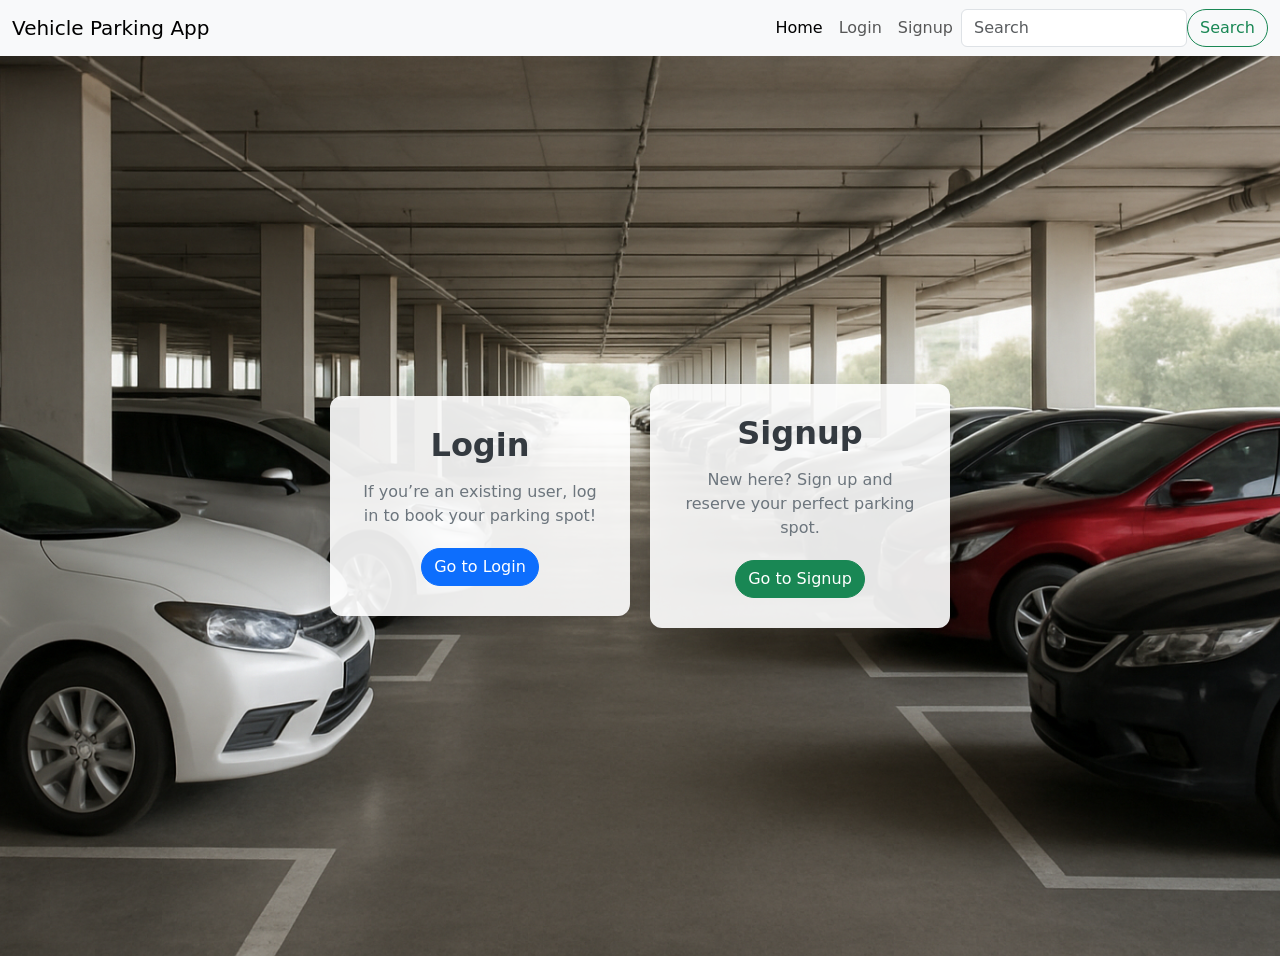
<file: templates/choice.html>
<!DOCTYPE html>
<html lang="en">

<head>
    <meta charset="UTF-8">
    <link href="https://cdn.jsdelivr.net/npm/bootstrap@5.3.2/dist/css/bootstrap.min.css" rel="stylesheet">
    <link rel="stylesheet" href="/static/css/style.css">
    <meta name="viewport" content="width=device-width, initial-scale=1.0">
    <title>Choose Login or Signup | Vehicle Parking App</title>
</head>

<body>
    <nav class="navbar navbar-expand-lg navbar-light bg-light">
    <div class="container-fluid">
      <a class="navbar-brand" href="/">Vehicle Parking App</a>
      <button class="navbar-toggler" type="button" data-bs-toggle="collapse" data-bs-target="#navbarNav"
        aria-controls="navbarNav" aria-expanded="false" aria-label="Toggle navigation">
        <span class="navbar-toggler-icon"></span>
      </button>

      <div class="collapse navbar-collapse" id="navbarNav">
        <ul class="navbar-nav ms-auto">
          <li class="nav-item">
            <a class="nav-link active" href="/">Home</a>
          </li>
          <li class="nav-item">
            <a class="nav-link" href="/login">Login</a>
          </li>
          <li class="nav-item">
            <a class="nav-link" href="/register">Signup</a>
          </li>
        </ul>
        <form class="d-flex">
        <input class="form-control mn-2" type="search" placeholder="Search" aria-label="Search">
        <button class="btn btn-outline-success" type="submit">Search</button>
      </form>
      </div>
    </div>
  </nav>

    <div id="main">
        <div class="choice-container">
            <div class="choice-card" onclick="window.location.href='/login'">
                <h2>Login</h2>
                <p>If you’re an existing user, log in to book your parking spot!</p>
                <button class="btn btn-primary btn-block">Go to Login</button>
            </div>
            <div class="choice-card" onclick="window.location.href='/register'">
                <h2>Signup</h2>
                <p>New here? Sign up and reserve your perfect parking spot.</p>
                <button class="btn btn-success btn-block">Go to Signup</button>
            </div>
        </div>
    </div>

    <script src="https://cdn.jsdelivr.net/npm/bootstrap@5.3.2/dist/js/bootstrap.bundle.min.js"></script>
</body>

</html>
</file>
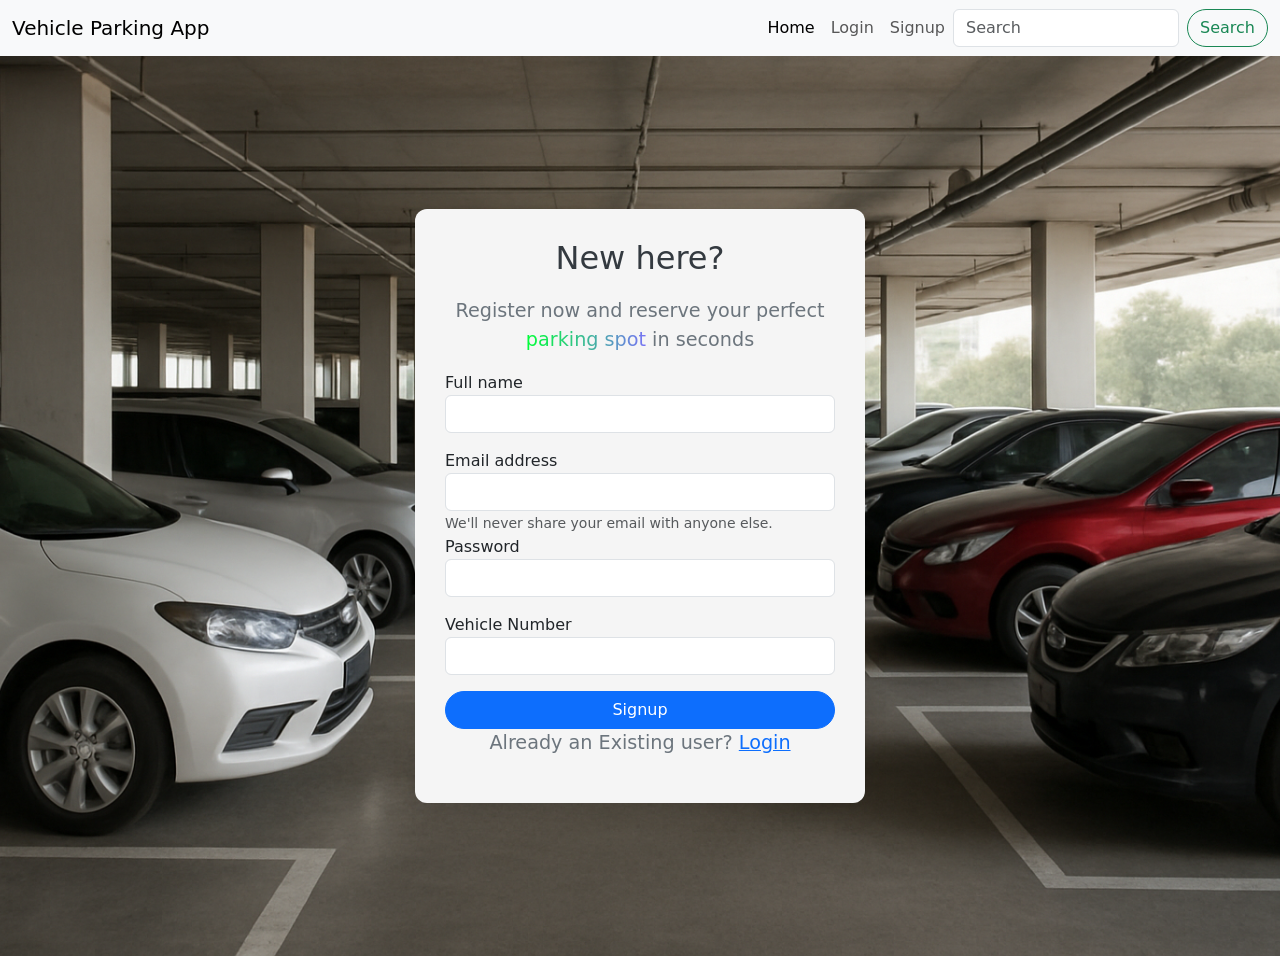
<file: templates/register.html>
<!DOCTYPE html>
<html lang="en">

<head>
    <meta charset="UTF-8">
    <link href="https://cdn.jsdelivr.net/npm/bootstrap@5.3.2/dist/css/bootstrap.min.css" rel="stylesheet">
    <link rel="stylesheet" href="/static/css/style.css">
    <meta name="viewport" content="width=device-width, initial-scale=1.0">
    <title>Register Form | Vehicle Parking App</title>
</head>

<body>
    <nav class="navbar navbar-expand-lg navbar-light bg-light">
    <div class="container-fluid">
      <a class="navbar-brand" href="/">Vehicle Parking App</a>
      <button class="navbar-toggler" type="button" data-bs-toggle="collapse" data-bs-target="#navbarNav"
        aria-controls="navbarNav" aria-expanded="false" aria-label="Toggle navigation">
        <span class="navbar-toggler-icon"></span>
      </button>

      <div class="collapse navbar-collapse" id="navbarNav">
        <ul class="navbar-nav ms-auto">
          <li class="nav-item">
            <a class="nav-link active" href="/">Home</a>
          </li>
          <li class="nav-item">
            <a class="nav-link" href="/login">Login</a>
          </li>
          <li class="nav-item">
            <a class="nav-link" href="/register">Signup</a>
          </li>
        </ul>
        <form class="d-flex">
        <input class="form-control me-2" type="search" placeholder="Search" aria-label="Search">
        <button class="btn btn-outline-success" type="submit">Search</button>
      </form>
      </div>
    </div>
  </nav>

    <div id="main">
        <div id="canvas">
            <div id="form">
                <h2>New here?</h2>
                <p>
                    Register now and reserve your perfect
                    <span class="fancy-text">parking spot
                        <span class="underline"></span>
                    </span> in seconds
                </p>
                <form method="post">
                    <div class="form-group">
                        <label for="fname">Full name</label>
                        <input type="text" class="form-control mb-3" id="fname" name="fullname">
                    </div>
                    <div class="form-group">
                        <label for="email">Email address</label>
                        <input type="email" class="form-control " id="email" aria-describedby="emailHelp" name="email">
                        <small id="emailHelp" class="form-text text-muted">We'll never share your email with anyone
                            else.</small>
                    </div>
                    <div class="form-group">
                        <label for="pass">Password</label>
                        <input type="password" class="form-control mb-3" id="pass" name="password">
                    </div>
                    <div class="form-group">
                        <label for="v_number">Vehicle Number</label>
                        <input type="text" class="form-control mb-3" id="v_number" name="vehicle_number">
                    </div>
                    <button type="submit" class="btn btn-primary w-100">Signup</button>
                    <p>Already an Existing user? <a href="/login">Login</a></p>
                </form>
            </div>
        </div>
    </div>
    <script src="https://cdn.jsdelivr.net/npm/bootstrap@5.3.2/dist/js/bootstrap.bundle.min.js"></script>
</body>

</html>
</file>
<file: static/css/style.css>
body {
    background-image: url('/static/images/bgpa.png');
    background-size: cover;
    background-position: center;
}

#main {
    display: flex;
    justify-content: center;
    align-items: center;
    height: 100vh;
}

#canvas {
    background: whitesmoke;
    border-radius: 12px;
    box-shadow: 0 8px 24px rgba(0, 0, 0, 0.1);
    padding: 30px;
    max-width: 450px;
    width: 100%;
}

#form h2 {
    text-align: center;
    margin-bottom: 20px;
    color: #343a40;
}

#form p {
    text-align: center;
    font-size: 1.2rem;
    color: #6c757d;
}

.fancy-text {
    display: inline-block;
    background: linear-gradient(90deg, #00ff37, #7873f5);
    -webkit-background-clip: text;
    color: transparent;
    position: relative;
    cursor: pointer;
}

.fancy-text .underline {
    content: '';
    display: block;
    height: 3px;
    width: 100%;
    background: #7873f5;
    position: absolute;
    bottom: -3px;
    left: 0;
    border-radius: 2px;
    transform: scaleX(0);
    transform-origin: left;
    transition: transform 0.4s ease;
}

.fancy-text:hover .underline {
    transform: scaleX(1);
}

.btn {
    border-radius: 20px;
}


#container {

    background: rgba(0, 0, 0, 0.5);
    border-radius: 12px;
    box-shadow: 0 8px 24px rgba(0, 0, 0, 0.1);
    padding: 30px;
    max-width: 450px;
    width: 90%;
    text-align: center;

}

.choice-container {
    display: flex;
    justify-content: center;
    align-items: center;
    gap: 20px;
    flex-wrap: wrap;
    padding: 20px;
}

.choice-card {
    background: rgba(255, 255, 255, 0.9);
    border-radius: 12px;
    box-shadow: 0 8px 24px rgba(0, 0, 0, 0.1);
    padding: 30px;
    max-width: 300px;
    width: 100%;
    text-align: center;
    cursor: pointer;
}



.choice-card h2 {
    font-size: 2rem;
    font-weight: 700;
    color: #343a40;
    margin-bottom: 15px;
}

.choice-card p {
    font-size: 1rem;
    color: #6c757d;
    margin-bottom: 20px;
}

.choice-card .btn {
    border-radius: 25px;
}
</file>
